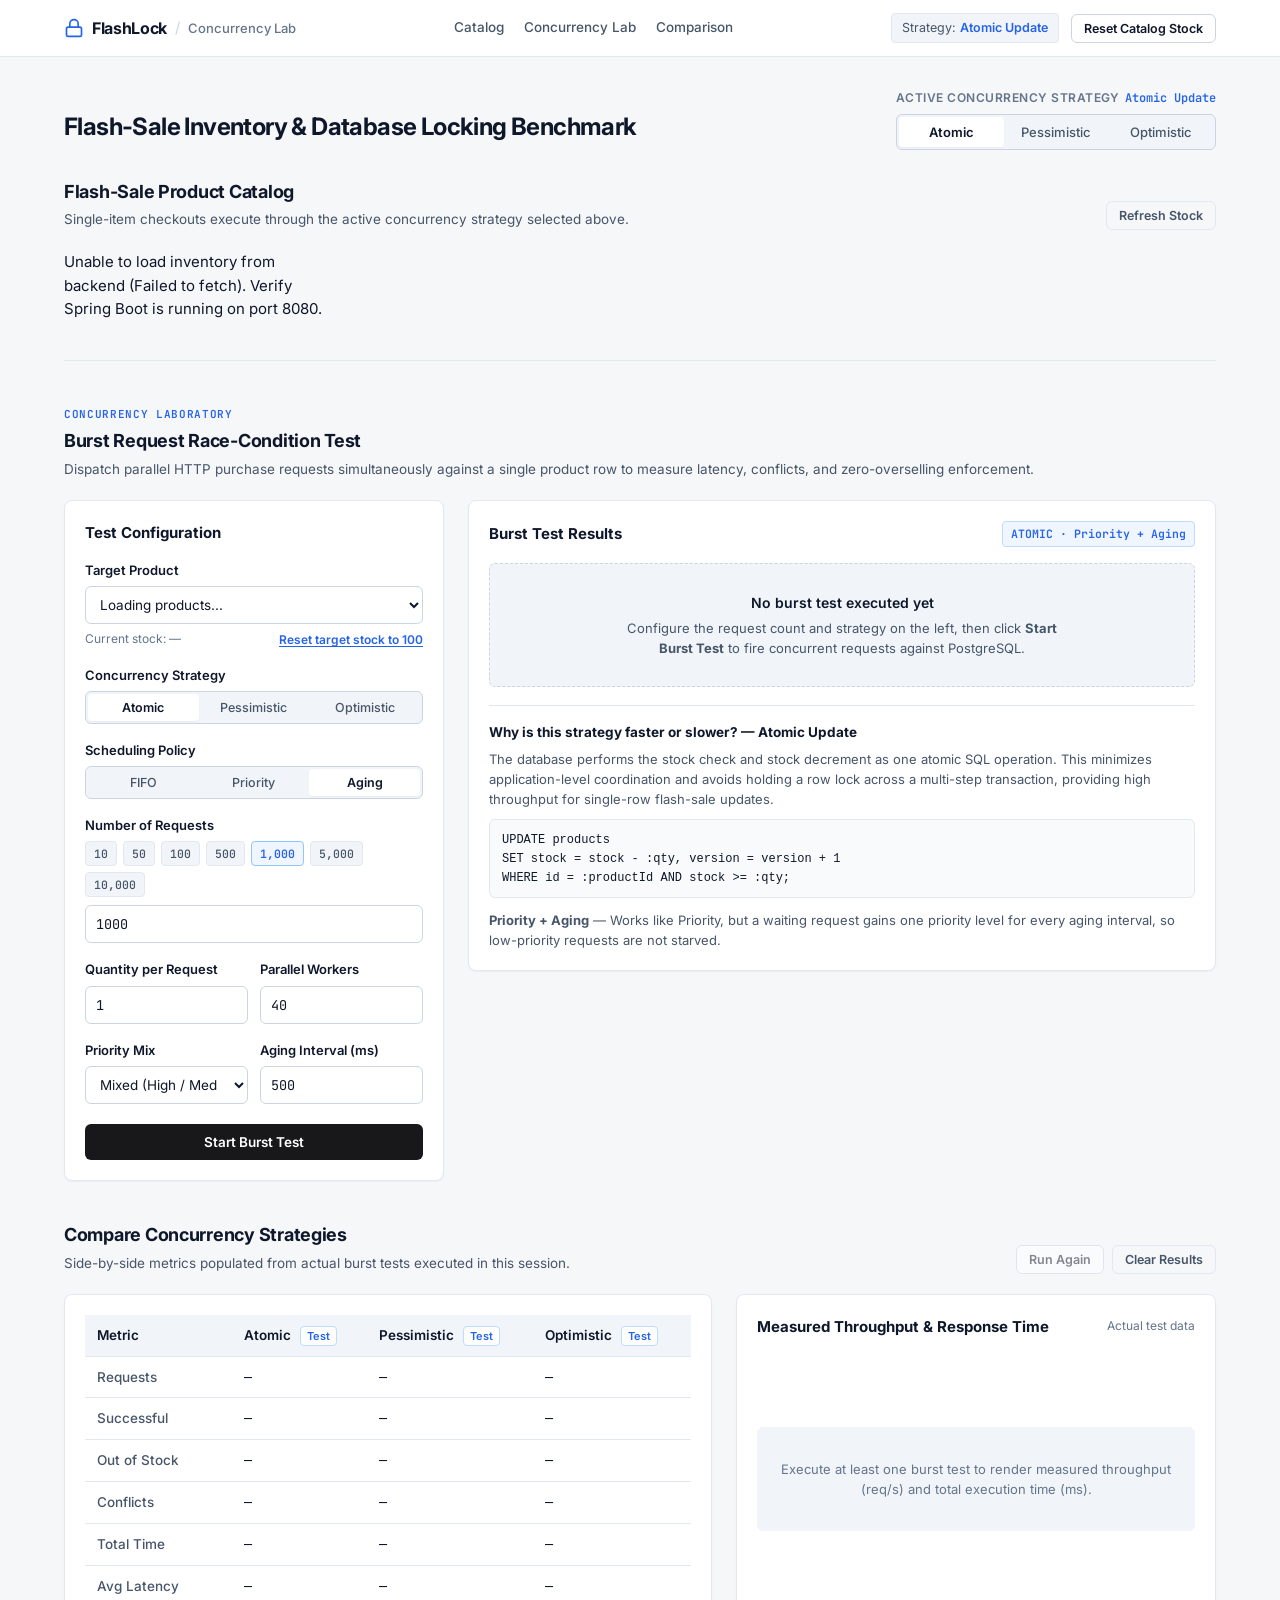
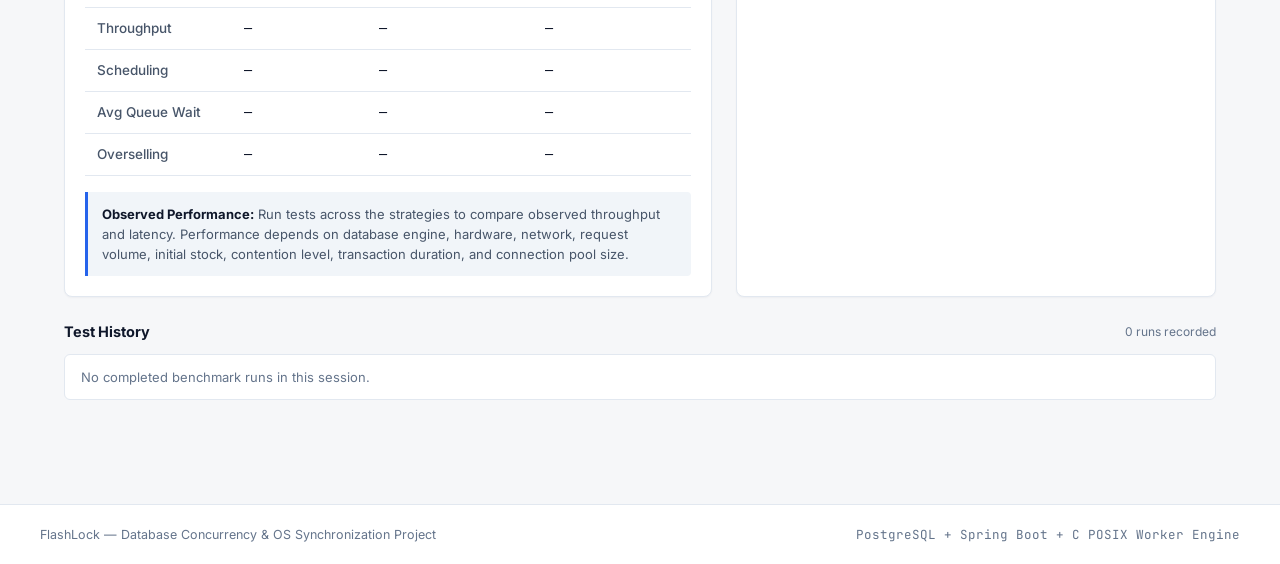
<file: flashlock_concurrency_final_project/frontend/index.html>
<!DOCTYPE html>
<html lang="en">
<head>
    <meta charset="UTF-8">
    <meta name="viewport" content="width=device-width, initial-scale=1.0">
    <title>FlashLock — Flash-Sale Concurrency &amp; Race-Condition Lab</title>
    <link rel="preconnect" href="https://fonts.googleapis.com">
    <link rel="preconnect" href="https://fonts.gstatic.com" crossorigin>
    <link href="https://fonts.googleapis.com/css2?family=Inter:wght@400;500;600;700&family=JetBrains+Mono:wght@400;500;600&display=swap" rel="stylesheet">
    <link rel="stylesheet" href="styles.css">
</head>
<body>
    <header class="topbar">
        <div class="topbar-inner">
            <div class="brand">
                <svg class="brand-mark" width="20" height="20" viewBox="0 0 24 24" fill="none" stroke="currentColor" stroke-width="2" stroke-linecap="round" stroke-linejoin="round" aria-hidden="true">
                    <rect x="3" y="11" width="18" height="11" rx="2" ry="2"></rect>
                    <path d="M7 11V7a5 5 0 0 1 10 0v4"></path>
                </svg>
                <span class="brand-name">FlashLock</span>
                <span class="brand-divider" aria-hidden="true">/</span>
                <span class="brand-sub">Concurrency Lab</span>
            </div>

            <nav class="topnav" aria-label="Primary sections">
                <a href="#catalog-section" class="nav-link">Catalog</a>
                <a href="#lab-section" class="nav-link">Concurrency Lab</a>
                <a href="#comparison-section" class="nav-link">Comparison</a>
            </nav>

            <div class="topbar-actions">
                <span class="active-mode-pill" id="header-strategy-pill">
                    Strategy: <strong>Atomic Update</strong>
                </span>
                <button type="button" id="reset-all-btn" class="btn btn-secondary btn-sm">
                    Reset Catalog Stock
                </button>
            </div>
        </div>
    </header>

    <main class="page-shell">
        <!-- Page Intro & Global Locking Strategy Selector -->
        <section class="intro-bar" aria-labelledby="page-title">
            <div class="intro-copy">
                <h1 id="page-title">Flash-Sale Inventory &amp; Database Locking Benchmark</h1>
            </div>

            <div class="strategy-control-box" role="group" aria-label="Concurrency Strategy Selector">
                <div class="control-label-row">
                    <span class="control-label">Active Concurrency Strategy</span>
                    <span class="control-value-tag" id="selected-strategy-label">Atomic Update</span>
                </div>
                <div class="segmented-control" id="global-strategy-selector">
                    <button type="button" class="segment-btn active" data-strategy="ATOMIC" aria-pressed="true">
                        Atomic
                    </button>
                    <button type="button" class="segment-btn" data-strategy="PESSIMISTIC" aria-pressed="false">
                        Pessimistic
                    </button>
                    <button type="button" class="segment-btn" data-strategy="OPTIMISTIC" aria-pressed="false">
                        Optimistic
                    </button>
                </div>
            </div>
        </section>

        <!-- Transaction Feedback Region -->
        <div id="purchase-feedback" class="feedback-banner hidden" role="status" aria-live="polite"></div>

        <!-- Section 1: Flash-Sale Product Catalog -->
        <section id="catalog-section" class="section-block" aria-labelledby="catalog-heading">
            <div class="section-header">
                <div>
                    <h2 id="catalog-heading">Flash-Sale Product Catalog</h2>
                    <p class="section-desc">Single-item checkouts execute through the active concurrency strategy selected above.</p>
                </div>
                <button type="button" id="refresh-products-btn" class="btn btn-tertiary btn-sm">
                    Refresh Stock
                </button>
            </div>

            <div id="products-grid" class="products-grid">
                <div class="empty-state">Loading product inventory from PostgreSQL...</div>
            </div>
        </section>

        <hr class="section-rule">

        <!-- Section 2: Concurrency Laboratory & Burst Request Tester -->
        <section id="lab-section" class="section-block" aria-labelledby="lab-heading">
            <div class="section-header">
                <div>
                    <span class="eyebrow">CONCURRENCY LABORATORY</span>
                    <h2 id="lab-heading">Burst Request Race-Condition Test</h2>
                    <p class="section-desc">
                        Dispatch parallel HTTP purchase requests simultaneously against a single product row to measure latency, conflicts, and zero-overselling enforcement.
                    </p>
                </div>
            </div>

            <div class="lab-workspace">
                <!-- Left Column: Test Configuration -->
                <div class="panel config-panel">
                    <h3 class="panel-title">Test Configuration</h3>

                    <form id="burst-form" class="config-form">
                        <div class="field-group">
                            <label for="burst-product">Target Product</label>
                            <select id="burst-product" name="productId" required>
                                <option value="">Loading products...</option>
                            </select>
                            <div class="field-inline-action">
                                <span class="field-hint" id="burst-product-meta">Current stock: —</span>
                                <button type="button" id="reset-target-100-btn" class="link-action">
                                    Reset target stock to 100
                                </button>
                            </div>
                        </div>

                        <div class="field-group">
                            <label>Concurrency Strategy</label>
                            <div class="segmented-control segmented-sm" id="lab-strategy-selector">
                                <button type="button" class="segment-btn active" data-strategy="ATOMIC">Atomic</button>
                                <button type="button" class="segment-btn" data-strategy="PESSIMISTIC">Pessimistic</button>
                                <button type="button" class="segment-btn" data-strategy="OPTIMISTIC">Optimistic</button>
                            </div>
                        </div>

                        <div class="field-group">
                            <label>Scheduling Policy</label>
                            <div class="segmented-control segmented-sm" id="lab-policy-selector">
                                <button type="button" class="segment-btn" data-policy="FIFO" title="First In, First Out">FIFO</button>
                                <button type="button" class="segment-btn" data-policy="PRIORITY">Priority</button>
                                <button type="button" class="segment-btn active" data-policy="PRIORITY_AGING" title="Priority + Aging">Aging</button>
                            </div>
                        </div>

                        <div class="field-group">
                            <label for="burst-requests">Number of Requests</label>
                            <div class="preset-row" role="group" aria-label="Request count presets">
                                <button type="button" class="preset-chip" data-count="10">10</button>
                                <button type="button" class="preset-chip" data-count="50">50</button>
                                <button type="button" class="preset-chip" data-count="100">100</button>
                                <button type="button" class="preset-chip" data-count="500">500</button>
                                <button type="button" class="preset-chip active" data-count="1000">1,000</button>
                                <button type="button" class="preset-chip" data-count="5000">5,000</button>
                                <button type="button" class="preset-chip" data-count="10000">10,000</button>
                            </div>
                            <input type="number" id="burst-requests" name="requestCount" value="1000" min="1" max="20000" required>
                        </div>

                        <div class="field-row-2">
                            <div class="field-group">
                                <label for="burst-quantity">Quantity per Request</label>
                                <input type="number" id="burst-quantity" name="quantity" value="1" min="1" max="50" required>
                            </div>
                            <div class="field-group">
                                <label for="burst-concurrency">Parallel Workers</label>
                                <input type="number" id="burst-concurrency" name="concurrency" value="40" min="1" max="100" required>
                            </div>
                        </div>

                        <div class="field-row-2">
                            <div class="field-group">
                                <label for="burst-priority-mix">Priority Mix</label>
                                <select id="burst-priority-mix" name="priorityMix">
                                    <option value="mixed" selected>Mixed (High / Med / Normal)</option>
                                    <option value="uniform">Uniform (all High)</option>
                                </select>
                            </div>
                            <div class="field-group">
                                <label for="burst-aging">Aging Interval (ms)</label>
                                <input type="number" id="burst-aging" name="agingIntervalMs" value="500" min="1" max="600000" required>
                            </div>
                        </div>

                        <div class="form-actions">
                            <button type="submit" id="start-burst-btn" class="btn btn-primary btn-full">
                                Start Burst Test
                            </button>
                            <button type="button" id="abort-burst-btn" class="btn btn-secondary hidden">
                                Stop
                            </button>
                        </div>
                    </form>
                </div>

                <!-- Right Column: Live Execution Progress & Results -->
                <div class="panel results-panel">
                    <div class="panel-header-row">
                        <h3 class="panel-title">Burst Test Results</h3>
                        <span class="mono-badge" id="result-strategy-badge">ATOMIC</span>
                    </div>

                    <!-- Live Progress Bar -->
                    <div id="burst-progress-box" class="progress-container hidden" aria-live="polite">
                        <div class="progress-top">
                            <span class="progress-status" id="progress-status-text">Test Running...</span>
                            <span class="mono-text" id="progress-percent">0%</span>
                        </div>
                        <div class="progress-track" role="progressbar" aria-valuemin="0" aria-valuemax="100" aria-valuenow="0" id="progress-bar-role">
                            <div class="progress-fill" id="progress-fill" style="width: 0%;"></div>
                        </div>
                        <div class="progress-sub">
                            <span class="mono-text" id="progress-counts">Requests completed: 0 / 1000</span>
                            <span class="mono-text" id="progress-live-tally">Success: 0 | Rejected: 0 | Conflicts: 0</span>
                        </div>
                    </div>

                    <!-- Empty State before first run -->
                    <div id="burst-empty-state" class="empty-results">
                        <p class="empty-title">No burst test executed yet</p>
                        <p class="empty-copy">
                            Configure the request count and strategy on the left, then click <strong>Start Burst Test</strong> to fire concurrent requests against PostgreSQL.
                        </p>
                    </div>

                    <!-- Actual Results Dashboard -->
                    <div id="burst-results-content" class="hidden">
                        <div class="metrics-summary-grid">
                            <div class="stat-cell">
                                <span class="stat-label">Requests</span>
                                <span class="stat-value mono-text" id="res-total-requests">0</span>
                            </div>
                            <div class="stat-cell">
                                <span class="stat-label">Successful Purchases</span>
                                <span class="stat-value mono-text text-success" id="res-success">0</span>
                            </div>
                            <div class="stat-cell">
                                <span class="stat-label">Failed (Out of Stock)</span>
                                <span class="stat-value mono-text text-danger" id="res-failed">0</span>
                            </div>
                            <div class="stat-cell">
                                <span class="stat-label">Conflicts</span>
                                <span class="stat-value mono-text text-warning" id="res-conflicts">0</span>
                            </div>
                            <div class="stat-cell">
                                <span class="stat-label">Total Time</span>
                                <span class="stat-value mono-text" id="res-total-time">0 ms</span>
                            </div>
                            <div class="stat-cell">
                                <span class="stat-label">Avg Response Time</span>
                                <span class="stat-value mono-text" id="res-avg-time">0 ms</span>
                            </div>
                            <div class="stat-cell">
                                <span class="stat-label">Throughput</span>
                                <span class="stat-value mono-text" id="res-throughput">0 req/s</span>
                            </div>
                            <div class="stat-cell">
                                <span class="stat-label">Overselling</span>
                                <span class="stat-value mono-text" id="res-overselling">NO</span>
                            </div>
                            <div class="stat-cell">
                                <span class="stat-label">Avg Queue Wait</span>
                                <span class="stat-value mono-text" id="res-queue-avg">—</span>
                            </div>
                            <div class="stat-cell">
                                <span class="stat-label">Max Queue Wait</span>
                                <span class="stat-value mono-text" id="res-queue-max">—</span>
                            </div>
                            <div class="stat-cell">
                                <span class="stat-label">High Priority Wait</span>
                                <span class="stat-value mono-text" id="res-queue-high">—</span>
                            </div>
                            <div class="stat-cell">
                                <span class="stat-label">Normal Priority Wait</span>
                                <span class="stat-value mono-text" id="res-queue-normal">—</span>
                            </div>
                        </div>

                        <!-- Concurrency Safety Verification -->
                        <div class="safety-box" id="safety-verification-box">
                            <div class="safety-header">
                                <span class="safety-title">Concurrency Safety Verification</span>
                                <span class="safety-badge safety-pass" id="safety-status-badge">Overselling Detected: NO</span>
                            </div>
                            <div class="safety-grid">
                                <div class="safety-item">
                                    <span class="safety-label">Initial Stock</span>
                                    <span class="safety-val mono-text" id="safe-initial-stock">—</span>
                                </div>
                                <div class="safety-item">
                                    <span class="safety-label">Successful Units</span>
                                    <span class="safety-val mono-text" id="safe-purchased-units">—</span>
                                </div>
                                <div class="safety-item">
                                    <span class="safety-label">Final Database Stock</span>
                                    <span class="safety-val mono-text" id="safe-final-stock">—</span>
                                </div>
                                <div class="safety-item">
                                    <span class="safety-label">Constraint Status</span>
                                    <span class="safety-val mono-text" id="safe-constraint-check">Stock Consistent</span>
                                </div>
                            </div>
                        </div>
                    </div>

                    <!-- Dynamic Strategy Explanation -->
                    <div class="explanation-box" id="strategy-explanation-box">
                        <h4 class="explanation-heading">Why is this strategy faster or slower? — <span id="explain-strategy-name">Atomic Update</span></h4>
                        <p id="explain-strategy-body">
                            The database performs the stock check and stock decrement as one atomic SQL statement. This minimizes application-level coordination and avoids holding a row lock across a multi-step transaction, providing high throughput for single-row flash-sale updates.
                        </p>
                        <pre class="sql-preview"><code id="explain-strategy-sql">UPDATE products SET stock = stock - ?, version = version + 1 WHERE id = ? AND stock &gt;= ?;</code></pre>
                        <p class="policy-note"><strong id="explain-policy-name">Priority + Aging</strong> — <span id="explain-policy-body"></span></p>
                    </div>
                </div>
            </div>
        </section>

        <!-- Section 3: Strategy Comparison & Performance Graph -->
        <section id="comparison-section" class="section-block" aria-labelledby="comparison-heading">
            <div class="section-header">
                <div>
                    <h2 id="comparison-heading">Compare Concurrency Strategies</h2>
                    <p class="section-desc">Side-by-side metrics populated from actual burst tests executed in this session.</p>
                </div>
                <div class="header-btn-group">
                    <button type="button" id="run-again-btn" class="btn btn-secondary btn-sm" disabled>Run Again</button>
                    <button type="button" id="clear-results-btn" class="btn btn-tertiary btn-sm">Clear Results</button>
                </div>
            </div>

            <div class="comparison-layout">
                <div class="panel table-panel">
                    <div class="table-responsive">
                        <table class="comparison-table">
                            <thead>
                                <tr>
                                    <th scope="col">Metric</th>
                                    <th scope="col">
                                        Atomic
                                        <button type="button" class="table-run-btn" data-run-strategy="ATOMIC">Test</button>
                                    </th>
                                    <th scope="col">
                                        Pessimistic
                                        <button type="button" class="table-run-btn" data-run-strategy="PESSIMISTIC">Test</button>
                                    </th>
                                    <th scope="col">
                                        Optimistic
                                        <button type="button" class="table-run-btn" data-run-strategy="OPTIMISTIC">Test</button>
                                    </th>
                                </tr>
                            </thead>
                            <tbody id="comparison-tbody">
                                <tr>
                                    <th scope="row">Requests</th>
                                    <td class="mono-text" id="cmp-ATOMIC-requests">—</td>
                                    <td class="mono-text" id="cmp-PESSIMISTIC-requests">—</td>
                                    <td class="mono-text" id="cmp-OPTIMISTIC-requests">—</td>
                                </tr>
                                <tr>
                                    <th scope="row">Successful</th>
                                    <td class="mono-text" id="cmp-ATOMIC-success">—</td>
                                    <td class="mono-text" id="cmp-PESSIMISTIC-success">—</td>
                                    <td class="mono-text" id="cmp-OPTIMISTIC-success">—</td>
                                </tr>
                                <tr>
                                    <th scope="row">Out of Stock</th>
                                    <td class="mono-text" id="cmp-ATOMIC-failed">—</td>
                                    <td class="mono-text" id="cmp-PESSIMISTIC-failed">—</td>
                                    <td class="mono-text" id="cmp-OPTIMISTIC-failed">—</td>
                                </tr>
                                <tr>
                                    <th scope="row">Conflicts</th>
                                    <td class="mono-text" id="cmp-ATOMIC-conflicts">—</td>
                                    <td class="mono-text" id="cmp-PESSIMISTIC-conflicts">—</td>
                                    <td class="mono-text" id="cmp-OPTIMISTIC-conflicts">—</td>
                                </tr>
                                <tr>
                                    <th scope="row">Total Time</th>
                                    <td class="mono-text" id="cmp-ATOMIC-time">—</td>
                                    <td class="mono-text" id="cmp-PESSIMISTIC-time">—</td>
                                    <td class="mono-text" id="cmp-OPTIMISTIC-time">—</td>
                                </tr>
                                <tr>
                                    <th scope="row">Avg Latency</th>
                                    <td class="mono-text" id="cmp-ATOMIC-avg">—</td>
                                    <td class="mono-text" id="cmp-PESSIMISTIC-avg">—</td>
                                    <td class="mono-text" id="cmp-OPTIMISTIC-avg">—</td>
                                </tr>
                                <tr>
                                    <th scope="row">Throughput</th>
                                    <td class="mono-text" id="cmp-ATOMIC-throughput">—</td>
                                    <td class="mono-text" id="cmp-PESSIMISTIC-throughput">—</td>
                                    <td class="mono-text" id="cmp-OPTIMISTIC-throughput">—</td>
                                </tr>
                                <tr>
                                    <th scope="row">Scheduling</th>
                                    <td class="mono-text" id="cmp-ATOMIC-policy">—</td>
                                    <td class="mono-text" id="cmp-PESSIMISTIC-policy">—</td>
                                    <td class="mono-text" id="cmp-OPTIMISTIC-policy">—</td>
                                </tr>
                                <tr>
                                    <th scope="row">Avg Queue Wait</th>
                                    <td class="mono-text" id="cmp-ATOMIC-qwait">—</td>
                                    <td class="mono-text" id="cmp-PESSIMISTIC-qwait">—</td>
                                    <td class="mono-text" id="cmp-OPTIMISTIC-qwait">—</td>
                                </tr>
                                <tr>
                                    <th scope="row">Overselling</th>
                                    <td class="mono-text" id="cmp-ATOMIC-oversell">—</td>
                                    <td class="mono-text" id="cmp-PESSIMISTIC-oversell">—</td>
                                    <td class="mono-text" id="cmp-OPTIMISTIC-oversell">—</td>
                                </tr>
                            </tbody>
                        </table>
                    </div>

                    <!-- Observed Performance Note (Requirement 9) -->
                    <div class="observed-note" id="observed-performance-box">
                        <strong>Observed Performance:</strong>
                        <span id="observed-performance-text">
                            Run tests across the strategies to compare observed throughput and latency. Performance depends on database engine, hardware, network, request volume, initial stock, contention level, transaction duration, and connection pool size.
                        </span>
                    </div>
                </div>

                <!-- Visual Performance Graph (Requirement 20) -->
                <div class="panel chart-panel">
                    <div class="panel-header-row">
                        <h3 class="panel-title">Measured Throughput &amp; Response Time</h3>
                        <span class="field-hint">Actual test data</span>
                    </div>
                    <div id="chart-container" class="chart-wrapper">
                        <div class="empty-chart" id="chart-empty-state">
                            Execute at least one burst test to render measured throughput (req/s) and total execution time (ms).
                        </div>
                        <div id="chart-bars-area" class="chart-bars-area hidden"></div>
                    </div>
                </div>
            </div>

            <!-- Session Test History (Requirement 11) -->
            <div class="history-block">
                <div class="history-header">
                    <h3>Test History</h3>
                    <span class="field-hint" id="history-count-label">0 runs recorded</span>
                </div>
                <div id="test-history-list" class="history-list">
                    <div class="history-empty">No completed benchmark runs in this session.</div>
                </div>
            </div>
        </section>
    </main>

    <footer class="site-footer">
        <div class="footer-inner">
            <span>FlashLock — Database Concurrency &amp; OS Synchronization Project</span>
            <span class="mono-text">PostgreSQL + Spring Boot + C POSIX Worker Engine</span>
        </div>
    </footer>

    <script src="api.js"></script>
    <script src="app.js"></script>
</body>
</html>
</file>
<file: flashlock_concurrency_final_project/frontend/styles.css>
/* ==========================================================================
   FlashLock — Concurrency Lab & Flash-Sale UI
   Intentional, restrained engineering & commerce design system
   ========================================================================== */

:root {
    --bg-canvas: #f6f7f9;
    --bg-surface: #ffffff;
    --bg-subtle: #f1f5f9;
    --bg-code: #f8fafc;

    --border-light: #e2e8f0;
    --border-strong: #cbd5e1;

    --text-primary: #0f172a;
    --text-secondary: #475569;
    --text-muted: #64748b;

    --brand-primary: #18181b;
    --brand-primary-hover: #27272a;
    --accent-blue: #2563eb;
    --accent-blue-soft: #eff6ff;

    --success-text: #15803d;
    --success-bg: #f0fdf4;
    --success-border: #bbf7d0;

    --warning-text: #b45309;
    --warning-bg: #fffbeb;
    --warning-border: #fde68a;

    --danger-text: #b91c1c;
    --danger-bg: #fef2f2;
    --danger-border: #fecaca;

    --font-sans: 'Inter', -apple-system, BlinkMacSystemFont, 'Segoe UI', Roboto, sans-serif;
    --font-mono: 'JetBrains Mono', ui-monospace, SFMono-Regular, Menlo, Consolas, monospace;

    --radius-sm: 4px;
    --radius-md: 6px;
    --radius-lg: 8px;

    --shadow-xs: 0 1px 2px rgba(15, 23, 42, 0.04);
}

*, *::before, *::after {
    box-sizing: border-box;
}

html {
    scroll-behavior: smooth;
}

body {
    margin: 0;
    background-color: var(--bg-canvas);
    color: var(--text-primary);
    font-family: var(--font-sans);
    font-size: 15px;
    line-height: 1.55;
    -webkit-font-smoothing: antialiased;
}

/* ==========================================================================
   Top Navigation Bar
   ========================================================================== */
.topbar {
    position: sticky;
    top: 0;
    z-index: 40;
    background-color: var(--bg-surface);
    border-bottom: 1px solid var(--border-light);
}

.topbar-inner {
    max-width: 1200px;
    margin: 0 auto;
    padding: 0 24px;
    height: 56px;
    display: flex;
    align-items: center;
    justify-content: space-between;
    gap: 16px;
}

.brand {
    display: flex;
    align-items: center;
    gap: 8px;
    color: var(--text-primary);
}

.brand-mark {
    color: var(--accent-blue);
    flex-shrink: 0;
}

.brand-name {
    font-weight: 700;
    font-size: 16px;
    letter-spacing: -0.02em;
}

.brand-divider {
    color: var(--border-strong);
}

.brand-sub {
    font-size: 13px;
    color: var(--text-muted);
    font-weight: 500;
}

.topnav {
    display: flex;
    align-items: center;
    gap: 20px;
}

.nav-link {
    text-decoration: none;
    color: var(--text-secondary);
    font-size: 13.5px;
    font-weight: 500;
    padding: 4px 0;
    border-bottom: 2px solid transparent;
    transition: color 0.15s ease, border-color 0.15s ease;
}

.nav-link:hover {
    color: var(--text-primary);
    border-bottom-color: var(--border-strong);
}

.topbar-actions {
    display: flex;
    align-items: center;
    gap: 12px;
}

.active-mode-pill {
    font-size: 12.5px;
    color: var(--text-secondary);
    background-color: var(--bg-subtle);
    border: 1px solid var(--border-light);
    padding: 4px 10px;
    border-radius: var(--radius-sm);
}

.active-mode-pill strong {
    color: var(--accent-blue);
    font-weight: 600;
}

/* ==========================================================================
   Main Page Layout & Intro Bar
   ========================================================================== */
.page-shell {
    max-width: 1200px;
    margin: 0 auto;
    padding: 32px 24px 64px;
}

.intro-bar {
    display: flex;
    align-items: flex-end;
    justify-content: space-between;
    gap: 32px;
    margin-bottom: 28px;
}

.intro-copy {
    max-width: 640px;
}

.intro-copy h1 {
    margin: 0 0 8px;
    font-size: 24px;
    font-weight: 700;
    letter-spacing: -0.025em;
    color: var(--text-primary);
    line-height: 1.25;
}

.intro-copy p {
    margin: 0;
    color: var(--text-secondary);
    font-size: 14.5px;
}

.strategy-control-box {
    flex-shrink: 0;
    min-width: 320px;
}

.control-label-row {
    display: flex;
    justify-content: space-between;
    align-items: center;
    margin-bottom: 6px;
}

.control-label {
    font-size: 12px;
    font-weight: 600;
    text-transform: uppercase;
    letter-spacing: 0.04em;
    color: var(--text-muted);
}

.control-value-tag {
    font-family: var(--font-mono);
    font-size: 12px;
    font-weight: 600;
    color: var(--accent-blue);
}

/* Segmented Control */
.segmented-control {
    display: grid;
    grid-template-columns: repeat(3, 1fr);
    background-color: var(--bg-subtle);
    border: 1px solid var(--border-strong);
    border-radius: var(--radius-md);
    padding: 2px;
}

.segment-btn {
    appearance: none;
    border: none;
    background: transparent;
    color: var(--text-secondary);
    font-family: var(--font-sans);
    font-size: 13px;
    font-weight: 500;
    padding: 7px 12px;
    border-radius: var(--radius-sm);
    cursor: pointer;
    transition: background-color 0.15s ease, color 0.15s ease;
}

.segment-btn:hover {
    color: var(--text-primary);
}

.segment-btn.active {
    background-color: var(--bg-surface);
    color: var(--text-primary);
    font-weight: 600;
    box-shadow: var(--shadow-xs);
}

.segmented-sm .segment-btn {
    padding: 6px 8px;
    font-size: 12.5px;
}

/* ==========================================================================
   Buttons
   ========================================================================== */
.btn {
    display: inline-flex;
    align-items: center;
    justify-content: center;
    gap: 6px;
    font-family: var(--font-sans);
    font-size: 13.5px;
    font-weight: 600;
    padding: 9px 16px;
    border-radius: var(--radius-md);
    border: 1px solid transparent;
    cursor: pointer;
    transition: background-color 0.15s ease, border-color 0.15s ease, color 0.15s ease;
}

.btn:focus-visible,
input:focus-visible,
select:focus-visible,
.segment-btn:focus-visible,
.preset-chip:focus-visible {
    outline: 2px solid var(--accent-blue);
    outline-offset: 2px;
}

.btn-primary {
    background-color: var(--brand-primary);
    color: #ffffff;
}

.btn-primary:hover:not(:disabled) {
    background-color: var(--brand-primary-hover);
}

.btn-secondary {
    background-color: var(--bg-surface);
    color: var(--text-primary);
    border-color: var(--border-strong);
}

.btn-secondary:hover:not(:disabled) {
    background-color: var(--bg-subtle);
}

.btn-tertiary {
    background-color: transparent;
    color: var(--text-secondary);
    border-color: var(--border-light);
}

.btn-tertiary:hover:not(:disabled) {
    background-color: var(--bg-surface);
    color: var(--text-primary);
}

.btn-sm {
    padding: 6px 12px;
    font-size: 12.5px;
}

.btn-full {
    width: 100%;
}

.btn:disabled {
    opacity: 0.5;
    cursor: not-allowed;
}

/* ==========================================================================
   Transaction Feedback Banner
   ========================================================================== */
.feedback-banner {
    margin-bottom: 24px;
    padding: 12px 16px;
    border-radius: var(--radius-md);
    border: 1px solid var(--border-light);
    background-color: var(--bg-surface);
    font-size: 13.5px;
    display: flex;
    align-items: center;
    justify-content: space-between;
    gap: 12px;
}

.feedback-banner.success {
    background-color: var(--success-bg);
    border-color: var(--success-border);
    color: var(--success-text);
}

.feedback-banner.conflict {
    background-color: var(--warning-bg);
    border-color: var(--warning-border);
    color: var(--warning-text);
}

.feedback-banner.error {
    background-color: var(--danger-bg);
    border-color: var(--danger-border);
    color: var(--danger-text);
}

.hidden {
    display: none !important;
}

/* ==========================================================================
   Section Headers & Dividers
   ========================================================================== */
.section-block {
    margin-bottom: 40px;
}

.section-header {
    display: flex;
    align-items: flex-end;
    justify-content: space-between;
    gap: 16px;
    margin-bottom: 20px;
}

.eyebrow {
    display: inline-block;
    font-family: var(--font-mono);
    font-size: 11px;
    font-weight: 600;
    letter-spacing: 0.06em;
    color: var(--accent-blue);
    margin-bottom: 4px;
}

.section-header h2 {
    margin: 0;
    font-size: 18px;
    font-weight: 700;
    letter-spacing: -0.015em;
    color: var(--text-primary);
}

.section-desc {
    margin: 4px 0 0;
    font-size: 13.5px;
    color: var(--text-secondary);
}

.section-rule {
    border: 0;
    border-top: 1px solid var(--border-light);
    margin: 40px 0;
}

/* ==========================================================================
   Product Catalog Grid (Clean E-Commerce Cards)
   ========================================================================== */
.products-grid {
    display: grid;
    grid-template-columns: repeat(4, 1fr);
    gap: 20px;
}

.product-card {
    background-color: var(--bg-surface);
    border: 1px solid var(--border-light);
    border-radius: var(--radius-lg);
    overflow: hidden;
    display: flex;
    flex-direction: column;
    box-shadow: var(--shadow-xs);
    transition: border-color 0.15s ease;
}

.product-card:hover {
    border-color: var(--border-strong);
}

.product-media {
    position: relative;
    width: 100%;
    aspect-ratio: 16 / 10;
    background-color: var(--bg-subtle);
    border-bottom: 1px solid var(--border-light);
    overflow: hidden;
}

.product-media img {
    width: 100%;
    height: 100%;
    object-fit: cover;
    display: block;
}

.product-version-tag {
    position: absolute;
    top: 8px;
    left: 8px;
    font-family: var(--font-mono);
    font-size: 11px;
    font-weight: 600;
    background-color: rgba(255, 255, 255, 0.92);
    color: var(--text-secondary);
    border: 1px solid var(--border-light);
    padding: 2px 6px;
    border-radius: var(--radius-sm);
}

.product-body {
    padding: 16px;
    display: flex;
    flex-direction: column;
    flex: 1;
}

.product-category {
    font-size: 11.5px;
    font-weight: 600;
    color: var(--text-muted);
    text-transform: uppercase;
    letter-spacing: 0.04em;
    margin-bottom: 4px;
}

.product-name {
    margin: 0 0 6px;
    font-size: 15px;
    font-weight: 600;
    color: var(--text-primary);
    line-height: 1.35;
}

.product-desc {
    margin: 0 0 14px;
    font-size: 12.5px;
    color: var(--text-secondary);
    line-height: 1.45;
    flex: 1;
}

.product-price-stock {
    display: flex;
    align-items: baseline;
    justify-content: space-between;
    gap: 8px;
    padding-top: 12px;
    border-top: 1px solid var(--border-light);
    margin-bottom: 12px;
}

.product-price {
    font-size: 17px;
    font-weight: 700;
    color: var(--text-primary);
    font-variant-numeric: tabular-nums;
}

.stock-indicator {
    display: inline-flex;
    align-items: center;
    gap: 6px;
    font-size: 12.5px;
    font-weight: 500;
    font-variant-numeric: tabular-nums;
}

.stock-dot {
    width: 7px;
    height: 7px;
    border-radius: 50%;
    flex-shrink: 0;
}

.stock-available { color: var(--success-text); }
.stock-available .stock-dot { background-color: #16a34a; }

.stock-low { color: var(--warning-text); }
.stock-low .stock-dot { background-color: #d97706; }

.stock-empty { color: var(--danger-text); }
.stock-empty .stock-dot { background-color: #dc2626; }

.product-actions {
    display: flex;
    gap: 8px;
}

.qty-select {
    width: 62px;
    padding: 8px 6px;
    font-family: var(--font-mono);
    font-size: 13px;
    color: var(--text-primary);
    background-color: var(--bg-surface);
    border: 1px solid var(--border-strong);
    border-radius: var(--radius-md);
}

.product-actions .btn-buy {
    flex: 1;
}

/* ==========================================================================
   Concurrency Laboratory Workspace
   ========================================================================== */
.lab-workspace {
    display: grid;
    grid-template-columns: 380px 1fr;
    gap: 24px;
    align-items: start;
}

.panel {
    background-color: var(--bg-surface);
    border: 1px solid var(--border-light);
    border-radius: var(--radius-lg);
    padding: 20px;
    box-shadow: var(--shadow-xs);
}

.panel-title {
    margin: 0 0 16px;
    font-size: 15px;
    font-weight: 700;
    color: var(--text-primary);
}

.panel-header-row {
    display: flex;
    align-items: center;
    justify-content: space-between;
    margin-bottom: 16px;
}

.panel-header-row .panel-title {
    margin: 0;
}

.mono-badge {
    font-family: var(--font-mono);
    font-size: 11.5px;
    font-weight: 600;
    padding: 3px 8px;
    border-radius: var(--radius-sm);
    background-color: var(--accent-blue-soft);
    color: var(--accent-blue);
    border: 1px solid #bfdbfe;
}

/* Configuration Form */
.config-form {
    display: flex;
    flex-direction: column;
    gap: 16px;
}

.field-group {
    display: flex;
    flex-direction: column;
    gap: 6px;
}

.field-group label {
    font-size: 13px;
    font-weight: 600;
    color: var(--text-primary);
}

.field-group input,
.field-group select {
    width: 100%;
    height: 38px;
    padding: 0 10px;
    font-family: var(--font-sans);
    font-size: 13.5px;
    color: var(--text-primary);
    background-color: var(--bg-surface);
    border: 1px solid var(--border-strong);
    border-radius: var(--radius-md);
}

.field-group input[type="number"] {
    font-family: var(--font-mono);
}

.field-inline-action {
    display: flex;
    align-items: center;
    justify-content: space-between;
    gap: 8px;
}

.field-hint {
    font-size: 12px;
    color: var(--text-muted);
}

.link-action {
    appearance: none;
    background: none;
    border: none;
    padding: 0;
    font-family: var(--font-sans);
    font-size: 12px;
    font-weight: 600;
    color: var(--accent-blue);
    cursor: pointer;
    text-decoration: underline;
    text-underline-offset: 2px;
}

.link-action:hover {
    color: #1d4ed8;
}

.preset-row {
    display: flex;
    flex-wrap: wrap;
    gap: 6px;
    margin-bottom: 2px;
}

.preset-chip {
    appearance: none;
    background-color: var(--bg-subtle);
    border: 1px solid var(--border-light);
    color: var(--text-secondary);
    font-family: var(--font-mono);
    font-size: 11.5px;
    font-weight: 500;
    padding: 4px 8px;
    border-radius: var(--radius-sm);
    cursor: pointer;
}

.preset-chip:hover {
    border-color: var(--border-strong);
    color: var(--text-primary);
}

.preset-chip.active {
    background-color: var(--accent-blue-soft);
    border-color: #93c5fd;
    color: var(--accent-blue);
    font-weight: 600;
}

.field-row-2 {
    display: grid;
    grid-template-columns: 1fr 1fr;
    gap: 12px;
}

.form-actions {
    display: flex;
    gap: 8px;
    margin-top: 4px;
}

/* Progress State */
.progress-container {
    background-color: var(--bg-subtle);
    border: 1px solid var(--border-light);
    border-radius: var(--radius-md);
    padding: 14px;
    margin-bottom: 18px;
}

.progress-top {
    display: flex;
    justify-content: space-between;
    align-items: center;
    margin-bottom: 8px;
}

.progress-status {
    font-size: 13px;
    font-weight: 600;
    color: var(--text-primary);
}

.progress-track {
    width: 100%;
    height: 8px;
    background-color: #e2e8f0;
    border-radius: var(--radius-sm);
    overflow: hidden;
    margin-bottom: 8px;
}

.progress-fill {
    height: 100%;
    background-color: var(--accent-blue);
    transition: width 0.12s linear;
}

.progress-sub {
    display: flex;
    justify-content: space-between;
    flex-wrap: wrap;
    gap: 8px;
    font-size: 12px;
    color: var(--text-secondary);
}

/* Empty Results */
.empty-results {
    padding: 28px 20px;
    text-align: center;
    background-color: var(--bg-subtle);
    border: 1px dashed var(--border-strong);
    border-radius: var(--radius-md);
    margin-bottom: 18px;
}

.empty-title {
    margin: 0 0 4px;
    font-weight: 600;
    font-size: 14px;
    color: var(--text-primary);
}

.empty-copy {
    margin: 0 auto;
    max-width: 440px;
    font-size: 13px;
    color: var(--text-secondary);
}

/* Metrics Summary Grid */
.metrics-summary-grid {
    display: grid;
    grid-template-columns: repeat(4, 1fr);
    gap: 12px;
    margin-bottom: 18px;
}

.stat-cell {
    background-color: var(--bg-subtle);
    border: 1px solid var(--border-light);
    border-radius: var(--radius-md);
    padding: 12px;
}

.stat-label {
    display: block;
    font-size: 11.5px;
    font-weight: 500;
    color: var(--text-muted);
    margin-bottom: 4px;
}

.stat-value {
    font-size: 16px;
    font-weight: 700;
    color: var(--text-primary);
}

.mono-text {
    font-family: var(--font-mono);
    font-variant-numeric: tabular-nums;
}

.text-success { color: var(--success-text); }
.text-danger { color: var(--danger-text); }
.text-warning { color: var(--warning-text); }

/* Concurrency Safety Verification */
.safety-box {
    border: 1px solid var(--success-border);
    background-color: var(--success-bg);
    border-radius: var(--radius-md);
    padding: 14px 16px;
    margin-bottom: 18px;
}

.safety-box.safety-fail {
    border-color: var(--danger-border);
    background-color: var(--danger-bg);
}

.safety-header {
    display: flex;
    justify-content: space-between;
    align-items: center;
    margin-bottom: 10px;
}

.safety-title {
    font-size: 13px;
    font-weight: 700;
    color: var(--text-primary);
}

.safety-badge {
    font-family: var(--font-mono);
    font-size: 12px;
    font-weight: 600;
    padding: 2px 8px;
    border-radius: var(--radius-sm);
}

.safety-pass {
    background-color: #dcfce7;
    color: var(--success-text);
}

.safety-grid {
    display: grid;
    grid-template-columns: repeat(4, 1fr);
    gap: 12px;
}

.safety-label {
    display: block;
    font-size: 11.5px;
    color: var(--text-secondary);
}

.safety-val {
    font-size: 13.5px;
    font-weight: 600;
    color: var(--text-primary);
}

/* Explanation & SQL Preview */
.explanation-box {
    border-top: 1px solid var(--border-light);
    padding-top: 16px;
}

.explanation-heading {
    margin: 0 0 6px;
    font-size: 13.5px;
    font-weight: 700;
    color: var(--text-primary);
}

.explanation-box p {
    margin: 0 0 10px;
    font-size: 13px;
    color: var(--text-secondary);
}

.explanation-box .policy-note {
    margin: 12px 0 0;
}

.field-group input:disabled {
    opacity: 0.5;
    cursor: not-allowed;
}

.sql-preview {
    margin: 0;
    padding: 10px 12px;
    background-color: var(--bg-code);
    border: 1px solid var(--border-light);
    border-radius: var(--radius-md);
    font-family: var(--font-mono);
    font-size: 12px;
    color: var(--text-primary);
    overflow-x: auto;
    line-height: 1.5;
}

/* ==========================================================================
   Comparison Table, Chart & Session History
   ========================================================================== */
.comparison-layout {
    display: grid;
    grid-template-columns: 1.35fr 1fr;
    gap: 24px;
    align-items: stretch;
}

.header-btn-group {
    display: flex;
    gap: 8px;
}

.table-responsive {
    overflow-x: auto;
}

.comparison-table {
    width: 100%;
    border-collapse: collapse;
    font-size: 13.5px;
}

.comparison-table th,
.comparison-table td {
    padding: 10px 12px;
    text-align: left;
    border-bottom: 1px solid var(--border-light);
}

.comparison-table thead th {
    background-color: var(--bg-subtle);
    font-weight: 600;
    color: var(--text-primary);
}

.comparison-table tbody th {
    font-weight: 500;
    color: var(--text-secondary);
}

.table-run-btn {
    margin-left: 6px;
    padding: 2px 6px;
    font-family: var(--font-sans);
    font-size: 11px;
    font-weight: 600;
    color: var(--accent-blue);
    background-color: var(--bg-surface);
    border: 1px solid #bfdbfe;
    border-radius: var(--radius-sm);
    cursor: pointer;
}

.table-run-btn:hover {
    background-color: var(--accent-blue-soft);
}

.observed-note {
    margin-top: 16px;
    padding: 12px 14px;
    background-color: var(--bg-subtle);
    border-left: 3px solid var(--accent-blue);
    border-radius: 0 var(--radius-sm) var(--radius-sm) 0;
    font-size: 13px;
    color: var(--text-secondary);
}

.observed-note strong {
    color: var(--text-primary);
}

/* Visual Performance Graph */
.chart-wrapper {
    display: flex;
    flex-direction: column;
    justify-content: center;
    min-height: 250px;
}

.empty-chart {
    text-align: center;
    padding: 32px 16px;
    font-size: 13px;
    color: var(--text-muted);
    background-color: var(--bg-subtle);
    border-radius: var(--radius-md);
}

.chart-bars-area {
    display: flex;
    flex-direction: column;
    gap: 20px;
}

.chart-group-title {
    font-size: 12px;
    font-weight: 600;
    text-transform: uppercase;
    letter-spacing: 0.04em;
    color: var(--text-muted);
    margin-bottom: 8px;
}

.bar-row {
    display: grid;
    grid-template-columns: 92px 1fr 86px;
    align-items: center;
    gap: 10px;
    margin-bottom: 8px;
}

.bar-label {
    font-size: 12.5px;
    font-weight: 600;
    color: var(--text-primary);
}

.bar-track {
    height: 14px;
    background-color: var(--bg-subtle);
    border-radius: var(--radius-sm);
    overflow: hidden;
}

.bar-fill {
    height: 100%;
    border-radius: var(--radius-sm);
    transition: width 0.25s ease;
}

.bar-fill.atomic { background-color: #2563eb; }
.bar-fill.pessimistic { background-color: #475569; }
.bar-fill.optimistic { background-color: #0d9488; }

.bar-value {
    font-family: var(--font-mono);
    font-size: 12px;
    text-align: right;
    color: var(--text-secondary);
}

/* Test History */
.history-block {
    margin-top: 24px;
}

.history-header {
    display: flex;
    align-items: center;
    justify-content: space-between;
    margin-bottom: 10px;
}

.history-header h3 {
    margin: 0;
    font-size: 14.5px;
    font-weight: 700;
}

.history-list {
    display: flex;
    flex-direction: column;
    gap: 8px;
}

.history-empty {
    font-size: 13px;
    color: var(--text-muted);
    padding: 12px 16px;
    background-color: var(--bg-surface);
    border: 1px solid var(--border-light);
    border-radius: var(--radius-md);
}

.history-row {
    display: flex;
    align-items: center;
    justify-content: space-between;
    flex-wrap: wrap;
    gap: 12px;
    padding: 10px 14px;
    background-color: var(--bg-surface);
    border: 1px solid var(--border-light);
    border-radius: var(--radius-md);
    font-size: 13px;
}

.history-meta {
    display: flex;
    align-items: center;
    flex-wrap: wrap;
    gap: 14px;
}

.history-strategy {
    font-weight: 600;
    color: var(--text-primary);
    min-width: 110px;
}

/* Footer */
.site-footer {
    border-top: 1px solid var(--border-light);
    background-color: var(--bg-surface);
    padding: 20px 24px;
}

.footer-inner {
    max-width: 1200px;
    margin: 0 auto;
    display: flex;
    justify-content: space-between;
    flex-wrap: wrap;
    gap: 12px;
    font-size: 12.5px;
    color: var(--text-muted);
}

/* ==========================================================================
   Responsive Design (Tablet & Mobile)
   ========================================================================== */
@media (max-width: 1024px) {
    .products-grid {
        grid-template-columns: repeat(2, 1fr);
    }

    .lab-workspace,
    .comparison-layout {
        grid-template-columns: 1fr;
    }
}

@media (max-width: 720px) {
    .topbar-inner {
        height: auto;
        padding: 12px 16px;
        flex-wrap: wrap;
    }

    .topnav {
        order: 3;
        width: 100%;
        border-top: 1px solid var(--border-light);
        padding-top: 8px;
        gap: 16px;
    }

    .brand-sub,
    .brand-divider {
        display: none;
    }

    .page-shell {
        padding: 20px 16px 48px;
    }

    .intro-bar {
        flex-direction: column;
        align-items: stretch;
        gap: 16px;
    }

    .strategy-control-box {
        min-width: 0;
    }

    .products-grid {
        grid-template-columns: 1fr;
    }

    .metrics-summary-grid,
    .safety-grid {
        grid-template-columns: repeat(2, 1fr);
    }
}
</file>
